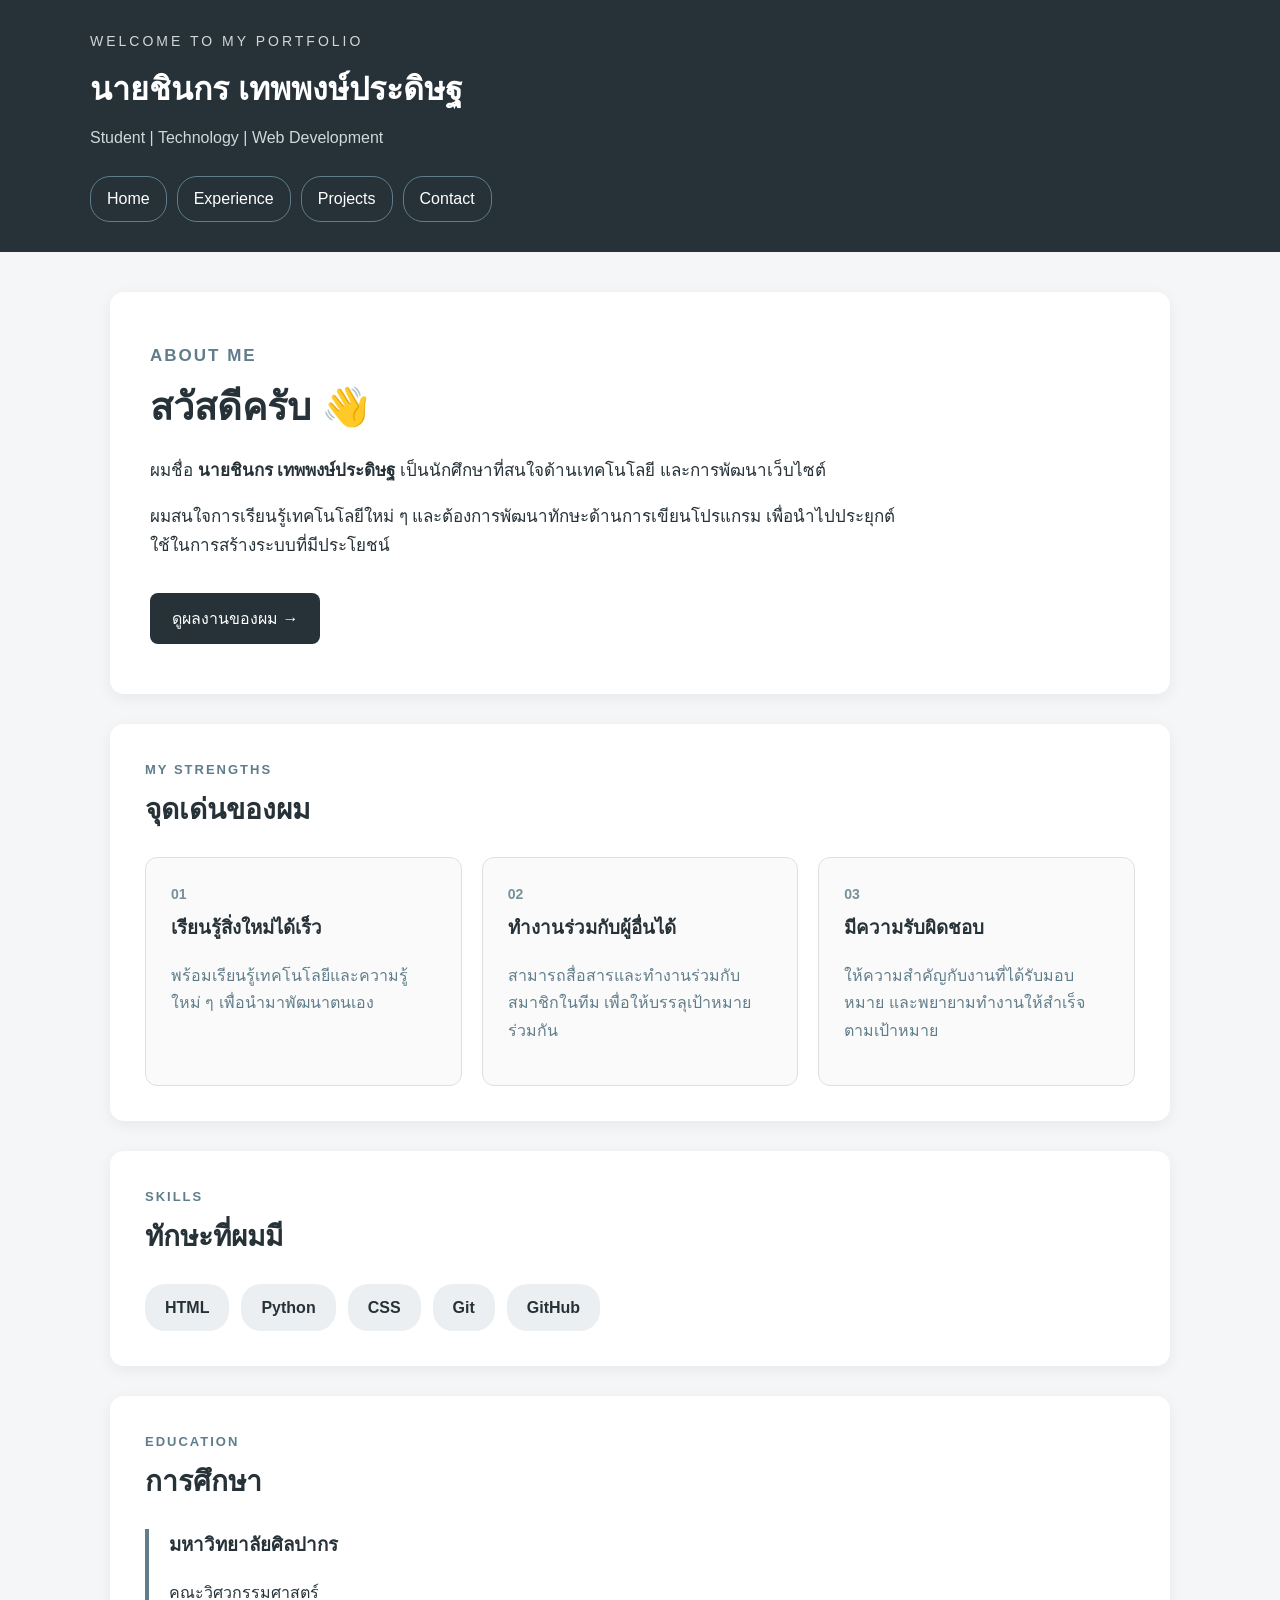
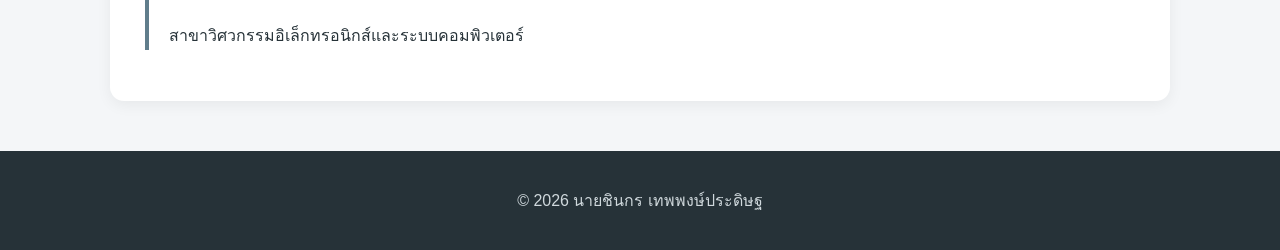
<file: index.html>
<!DOCTYPE html>
<html lang="th">
<head>
    <meta charset="UTF-8">
    <meta name="viewport" content="width=device-width, initial-scale=1.0">

    <title>Chinkorn | Portfolio</title>

    <link rel="stylesheet" href="style.css">
</head>

<body>

    <header>
        <div class="header-content">

            <div>
                <p class="welcome">WELCOME TO MY PORTFOLIO</p>
                <h1>นายชินกร เทพพงษ์ประดิษฐ</h1>
                <p class="subtitle">
                    Student | Technology | Web Development
                </p>
            </div>

            <nav>
                <a href="index.html">Home</a>
                <a href="experience.html">Experience</a>
                <a href="projects.html">Projects</a>
                <a href="contact.html">Contact</a>
            </nav>

        </div>
    </header>


    <main>

        <!-- About Me -->
        <section class="hero-section">

            <div class="hero-text">

                <p class="section-label">ABOUT ME</p>

                <h2>สวัสดีครับ 👋</h2>

                <p>
                    ผมชื่อ <strong>นายชินกร เทพพงษ์ประดิษฐ</strong>
                    เป็นนักศึกษาที่สนใจด้านเทคโนโลยี
                    และการพัฒนาเว็บไซต์
                </p>

                <p>
                    ผมสนใจการเรียนรู้เทคโนโลยีใหม่ ๆ
                    และต้องการพัฒนาทักษะด้านการเขียนโปรแกรม
                    เพื่อนำไปประยุกต์ใช้ในการสร้างระบบที่มีประโยชน์
                </p>

                <a class="main-button" href="projects.html">
                    ดูผลงานของผม →
                </a>

            </div>

        </section>


        <!-- Strengths -->
        <section>

            <p class="section-label">MY STRENGTHS</p>

            <h2>จุดเด่นของผม</h2>

            <div class="cards">

                <article class="info-card">
                    <div class="card-number">01</div>
                    <h3>เรียนรู้สิ่งใหม่ได้เร็ว</h3>
                    <p>
                        พร้อมเรียนรู้เทคโนโลยีและความรู้ใหม่ ๆ
                        เพื่อนำมาพัฒนาตนเอง
                    </p>
                </article>

                <article class="info-card">
                    <div class="card-number">02</div>
                    <h3>ทำงานร่วมกับผู้อื่นได้</h3>
                    <p>
                        สามารถสื่อสารและทำงานร่วมกับสมาชิกในทีม
                        เพื่อให้บรรลุเป้าหมายร่วมกัน
                    </p>
                </article>

                <article class="info-card">
                    <div class="card-number">03</div>
                    <h3>มีความรับผิดชอบ</h3>
                    <p>
                        ให้ความสำคัญกับงานที่ได้รับมอบหมาย
                        และพยายามทำงานให้สำเร็จตามเป้าหมาย
                    </p>
                </article>

            </div>

        </section>


        <!-- Skills -->
        <section>

            <p class="section-label">SKILLS</p>

            <h2>ทักษะที่ผมมี</h2>

            <div class="skills">

                <span>HTML</span>
                <span>Python</span>
                <span>CSS</span>
                <span>Git</span>
                <span>GitHub</span>

            </div>

        </section>


        <!-- Education -->
        <section>

            <p class="section-label">EDUCATION</p>

            <h2>การศึกษา</h2>

            <div class="education-box">

                <h3>มหาวิทยาลัยศิลปากร</h3>

                <p>
                    คณะวิศวกรรมศาสตร์
                </p>

                <p>
                    สาขาวิศวกรรมอิเล็กทรอนิกส์และระบบคอมพิวเตอร์
                </p>

            </div>

        </section>

    </main>


    <footer>
        <p>© 2026 นายชินกร เทพพงษ์ประดิษฐ</p>
    </footer>

</body>
</html>
</file>
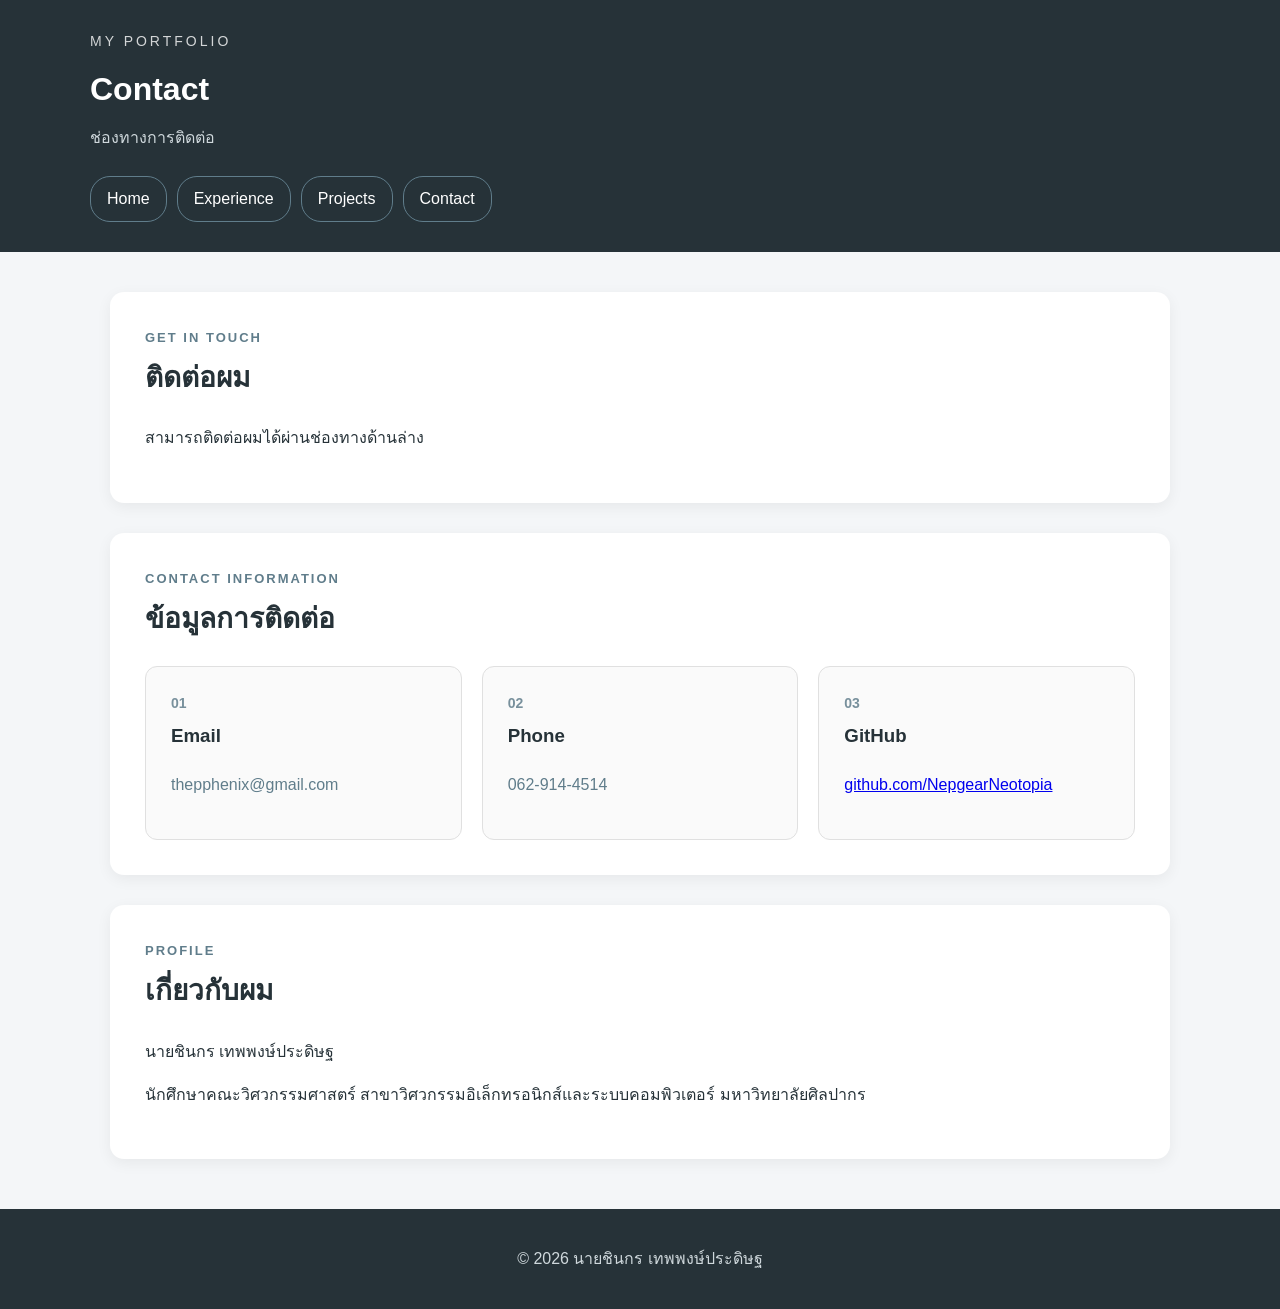
<file: contact.html>
<!DOCTYPE html>
<html lang="th">

<head>
    <meta charset="UTF-8">
    <meta name="viewport" content="width=device-width, initial-scale=1.0">

    <title>Contact | Chinkorn</title>

    <link rel="stylesheet" href="style.css">
</head>

<body>

    <header>
        <div class="header-content">

            <p class="welcome">MY PORTFOLIO</p>

            <h1>Contact</h1>

            <p class="subtitle">
                ช่องทางการติดต่อ
            </p>

            <nav>
                <a href="index.html">Home</a>
                <a href="experience.html">Experience</a>
                <a href="projects.html">Projects</a>
                <a href="contact.html">Contact</a>
            </nav>

        </div>
    </header>


    <main>

        <section>

            <p class="section-label">GET IN TOUCH</p>

            <h2>ติดต่อผม</h2>

            <p>
                สามารถติดต่อผมได้ผ่านช่องทางด้านล่าง
            </p>

        </section>


        <section>

            <p class="section-label">CONTACT INFORMATION</p>

            <h2>ข้อมูลการติดต่อ</h2>

            <div class="cards">

                <article class="info-card">

                    <div class="card-number">01</div>

                    <h3>Email</h3>

                    <p>
                        thepphenix@gmail.com
                    </p>

                </article>


                <article class="info-card">

                    <div class="card-number">02</div>

                    <h3>Phone</h3>

                    <p>
                        062-914-4514
                    </p>

                </article>


                <article class="info-card">

                    <div class="card-number">03</div>

                    <h3>GitHub</h3>

                    <p>
                        <a href="https://github.com/NepgearNeotopia"
                           target="_blank">
                            github.com/NepgearNeotopia
                        </a>
                    </p>

                </article>

            </div>

        </section>


        <section>

            <p class="section-label">PROFILE</p>

            <h2>เกี่ยวกับผม</h2>

            <p>
                นายชินกร เทพพงษ์ประดิษฐ
            </p>

            <p>
                นักศึกษาคณะวิศวกรรมศาสตร์
                สาขาวิศวกรรมอิเล็กทรอนิกส์และระบบคอมพิวเตอร์
                มหาวิทยาลัยศิลปากร
            </p>

        </section>

    </main>


    <footer>
        <p>© 2026 นายชินกร เทพพงษ์ประดิษฐ</p>
    </footer>

</body>

</html>
</file>
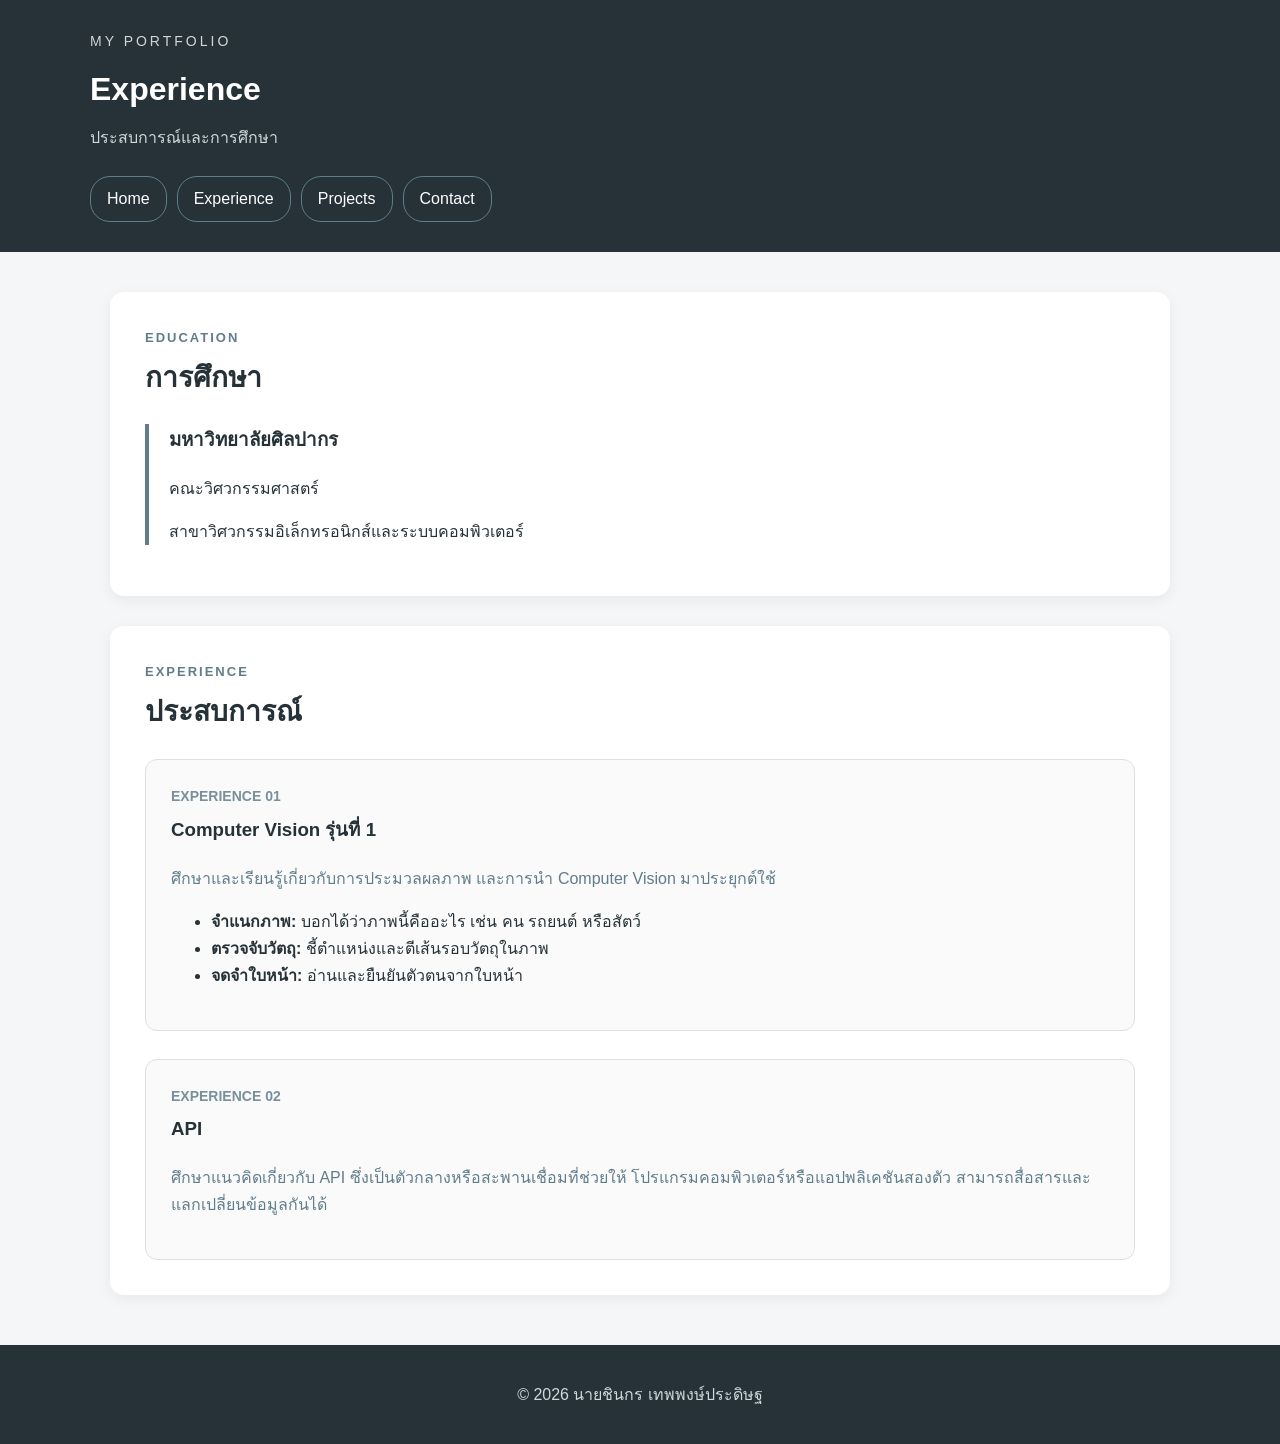
<file: experience.html>
<!DOCTYPE html>
<html lang="th">

<head>
    <meta charset="UTF-8">
    <meta name="viewport" content="width=device-width, initial-scale=1.0">

    <title>Experience | Chinkorn</title>

    <link rel="stylesheet" href="style.css">
</head>

<body>

    <header>
        <div class="header-content">

            <p class="welcome">MY PORTFOLIO</p>

            <h1>Experience</h1>

            <p class="subtitle">
                ประสบการณ์และการศึกษา
            </p>

            <nav>
                <a href="index.html">Home</a>
                <a href="experience.html">Experience</a>
                <a href="projects.html">Projects</a>
                <a href="contact.html">Contact</a>
            </nav>

        </div>
    </header>


    <main>

        <!-- Education -->
        <section>

            <p class="section-label">EDUCATION</p>

            <h2>การศึกษา</h2>

            <div class="education-box">

                <h3>มหาวิทยาลัยศิลปากร</h3>

                <p>
                    คณะวิศวกรรมศาสตร์
                </p>

                <p>
                    สาขาวิศวกรรมอิเล็กทรอนิกส์และระบบคอมพิวเตอร์
                </p>

            </div>

        </section>


        <!-- Experience -->
        <section>

            <p class="section-label">EXPERIENCE</p>

            <h2>ประสบการณ์</h2>


            <article class="info-card">

                <div class="card-number">
                    EXPERIENCE 01
                </div>

                <h3>Computer Vision รุ่นที่ 1</h3>

                <p>
                    ศึกษาและเรียนรู้เกี่ยวกับการประมวลผลภาพ
                    และการนำ Computer Vision มาประยุกต์ใช้
                </p>

                <ul>
                    <li>
                        <strong>จำแนกภาพ:</strong>
                        บอกได้ว่าภาพนี้คืออะไร เช่น คน รถยนต์ หรือสัตว์
                    </li>

                    <li>
                        <strong>ตรวจจับวัตถุ:</strong>
                        ชี้ตำแหน่งและตีเส้นรอบวัตถุในภาพ
                    </li>

                    <li>
                        <strong>จดจำใบหน้า:</strong>
                        อ่านและยืนยันตัวตนจากใบหน้า
                    </li>
                </ul>

            </article>


            <br>


            <article class="info-card">

                <div class="card-number">
                    EXPERIENCE 02
                </div>

                <h3>API</h3>

                <p>
                    ศึกษาแนวคิดเกี่ยวกับ API
                    ซึ่งเป็นตัวกลางหรือสะพานเชื่อมที่ช่วยให้
                    โปรแกรมคอมพิวเตอร์หรือแอปพลิเคชันสองตัว
                    สามารถสื่อสารและแลกเปลี่ยนข้อมูลกันได้
                </p>

            </article>

        </section>

    </main>


    <footer>
        <p>© 2026 นายชินกร เทพพงษ์ประดิษฐ</p>
    </footer>

</body>

</html>
</file>
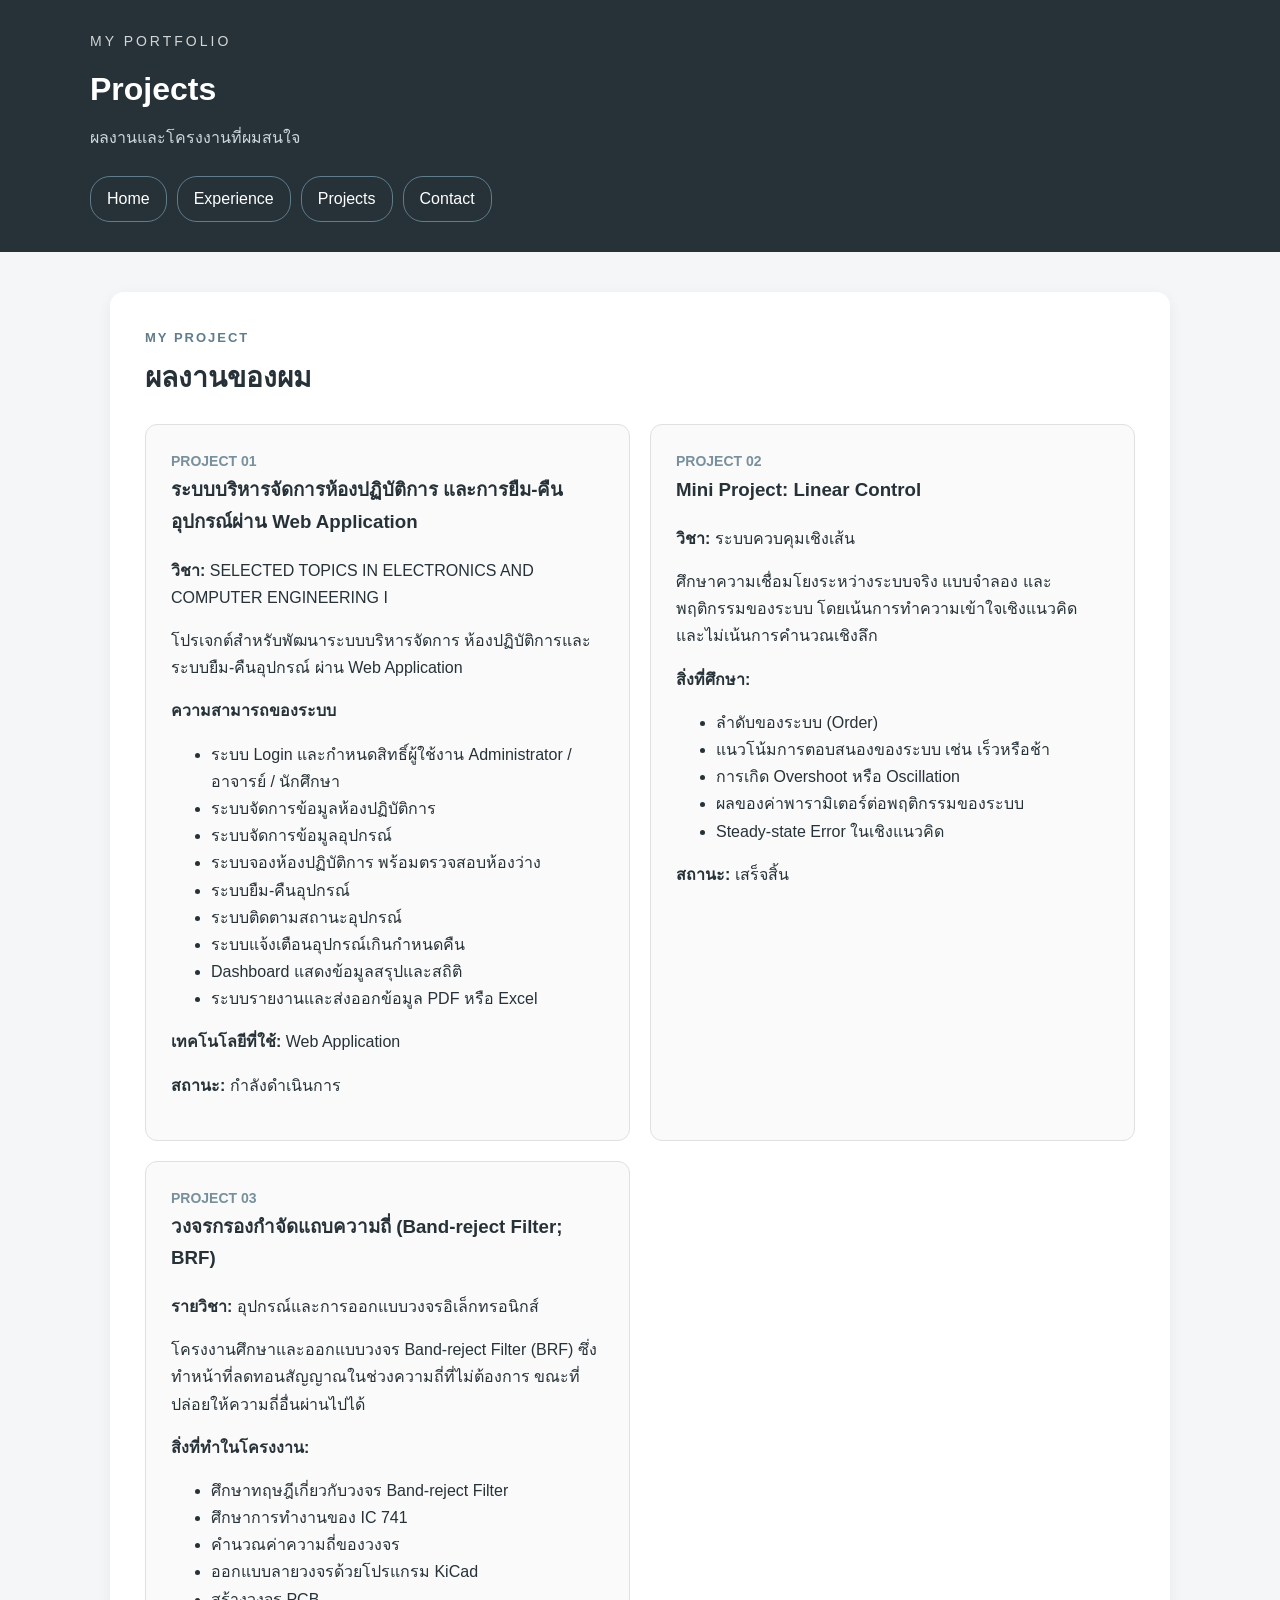
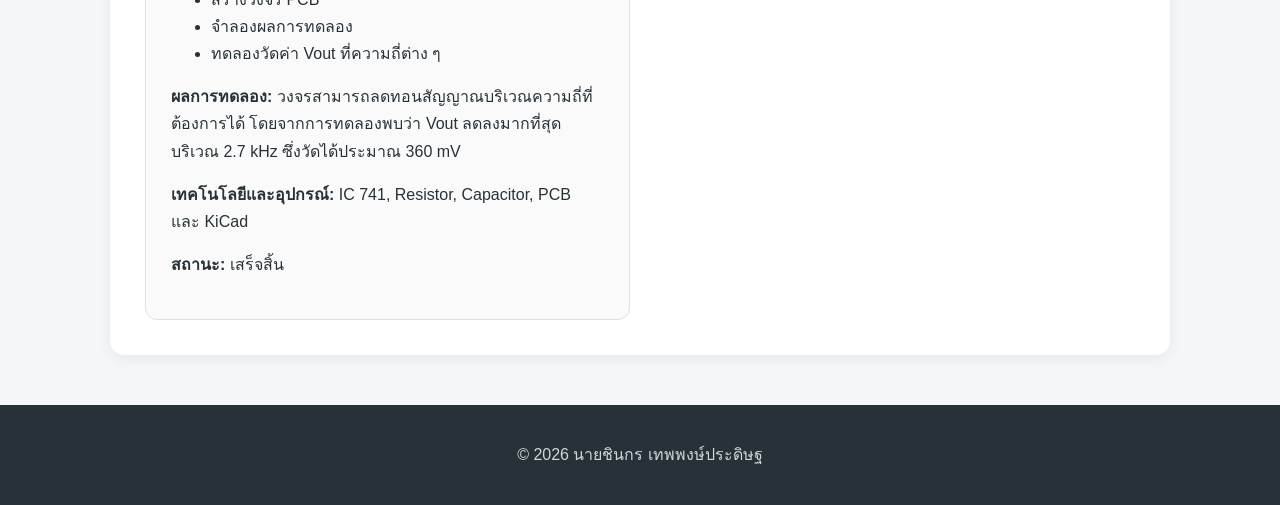
<file: projects.html>
<!DOCTYPE html>
<html lang="th">

<head>
    <meta charset="UTF-8">
    <meta name="viewport" content="width=device-width, initial-scale=1.0">

    <title>Projects | Chinkorn</title>

    <link rel="stylesheet" href="style.css">
</head>

<body>

    <header>
        <div class="header-content">

            <p class="welcome">MY PORTFOLIO</p>

            <h1>Projects</h1>

            <p class="subtitle">
                ผลงานและโครงงานที่ผมสนใจ
            </p>

            <nav>
                <a href="index.html">Home</a>
                <a href="experience.html">Experience</a>
                <a href="projects.html">Projects</a>
                <a href="contact.html">Contact</a>
            </nav>

        </div>
    </header>


    <main>

        <section>

            <p class="section-label">MY PROJECT</p>

            <h2>ผลงานของผม</h2>

            <div class="projects">

                <article class="project-card">

                    <div class="card-number">
                        PROJECT 01
                    </div>

                    <h3>
                        ระบบบริหารจัดการห้องปฏิบัติการ
                        และการยืม-คืนอุปกรณ์ผ่าน Web Application
                    </h3>

                    <p>
                        <strong>วิชา:</strong>
                        SELECTED TOPICS IN ELECTRONICS AND COMPUTER ENGINEERING I
                    </p>

                    <p>
                        โปรเจกต์สำหรับพัฒนาระบบบริหารจัดการ
                        ห้องปฏิบัติการและระบบยืม-คืนอุปกรณ์
                        ผ่าน Web Application
                    </p>

                    <p>
                        <strong>ความสามารถของระบบ</strong>
                    </p>

                    <ul>
                        <li>
                            ระบบ Login และกำหนดสิทธิ์ผู้ใช้งาน
                            Administrator / อาจารย์ / นักศึกษา
                        </li>

                        <li>
                            ระบบจัดการข้อมูลห้องปฏิบัติการ
                        </li>

                        <li>
                            ระบบจัดการข้อมูลอุปกรณ์
                        </li>

                        <li>
                            ระบบจองห้องปฏิบัติการ
                            พร้อมตรวจสอบห้องว่าง
                        </li>

                        <li>
                            ระบบยืม-คืนอุปกรณ์
                        </li>

                        <li>
                            ระบบติดตามสถานะอุปกรณ์
                        </li>

                        <li>
                            ระบบแจ้งเตือนอุปกรณ์เกินกำหนดคืน
                        </li>

                        <li>
                            Dashboard แสดงข้อมูลสรุปและสถิติ
                        </li>

                        <li>
                            ระบบรายงานและส่งออกข้อมูล
                            PDF หรือ Excel
                        </li>
                    </ul>

                    <p>
                        <strong>เทคโนโลยีที่ใช้:</strong>
                        Web Application
                    </p>

                    <p>
                        <strong>สถานะ:</strong>
                        กำลังดำเนินการ
                    </p>

                </article>
                <!-- Project 2 -->
                <article class="project-card">

                     <div class="card-number">
                        PROJECT 02
                     </div>

                    <h3>
                        Mini Project: Linear Control
                    </h3>

                    <p>
                        <strong>วิชา:</strong>
                        ระบบควบคุมเชิงเส้น
                    </p>

                    <p>
                        ศึกษาความเชื่อมโยงระหว่างระบบจริง
                        แบบจำลอง และพฤติกรรมของระบบ
                        โดยเน้นการทำความเข้าใจเชิงแนวคิด
                        และไม่เน้นการคำนวณเชิงลึก
                    </p>

                    <p>
                        <strong>สิ่งที่ศึกษา:</strong>
                    </p>

                    <ul>
                        <li>ลำดับของระบบ (Order)</li>
                        <li>แนวโน้มการตอบสนองของระบบ เช่น เร็วหรือช้า</li>
                        <li>การเกิด Overshoot หรือ Oscillation</li>
                        <li>ผลของค่าพารามิเตอร์ต่อพฤติกรรมของระบบ</li>
                        <li>Steady-state Error ในเชิงแนวคิด</li>
                    </ul>

                    <p>
                        <strong>สถานะ:</strong>
                         เสร็จสิ้น
                    </p>

                </article>
                <!-- Project 3 -->
                <article class="project-card">

                    <div class="card-number">
                        PROJECT 03
                    </div>

                    <h3>
                        วงจรกรองกำจัดแถบความถี่ (Band-reject Filter; BRF)
                    </h3>

                    <p>
                        <strong>รายวิชา:</strong>
                        อุปกรณ์และการออกแบบวงจรอิเล็กทรอนิกส์
                    </p>

                    <p>
                        โครงงานศึกษาและออกแบบวงจร Band-reject Filter (BRF)
                        ซึ่งทำหน้าที่ลดทอนสัญญาณในช่วงความถี่ที่ไม่ต้องการ
                        ขณะที่ปล่อยให้ความถี่อื่นผ่านไปได้
                    </p>

                    <p>
                        <strong>สิ่งที่ทำในโครงงาน:</strong>
                    </p>

                    <ul>
                        <li>ศึกษาทฤษฎีเกี่ยวกับวงจร Band-reject Filter</li>
                        <li>ศึกษาการทำงานของ IC 741</li>
                        <li>คำนวณค่าความถี่ของวงจร</li>
                        <li>ออกแบบลายวงจรด้วยโปรแกรม KiCad</li>
                        <li>สร้างวงจร PCB</li>
                        <li>จำลองผลการทดลอง</li>
                        <li>ทดลองวัดค่า Vout ที่ความถี่ต่าง ๆ</li>
                    </ul>

                        <p>
                            <strong>ผลการทดลอง:</strong>
                            วงจรสามารถลดทอนสัญญาณบริเวณความถี่ที่ต้องการได้
                            โดยจากการทดลองพบว่า Vout ลดลงมากที่สุดบริเวณ
                            2.7 kHz ซึ่งวัดได้ประมาณ 360 mV
                        </p>

                        <p>
                            <strong>เทคโนโลยีและอุปกรณ์:</strong>
                            IC 741, Resistor, Capacitor, PCB และ KiCad
                        </p>

                        <p>
                            <strong>สถานะ:</strong>
                            เสร็จสิ้น
                        </p>

                </article>

            </div>

        </section>

    </main>


    <footer>
        <p>© 2026 นายชินกร เทพพงษ์ประดิษฐ</p>
    </footer>

</body>

</html>
</file>
<file: style.css>
* {
    box-sizing: border-box;
}

html {
    scroll-behavior: smooth;
}

body {
    margin: 0;
    font-family: Arial, sans-serif;
    line-height: 1.7;
    background: #f4f6f8;
    color: #263238;
}


/* =========================
   HEADER
========================= */

header {
    background: #263238;
    color: white;
    padding: 30px 20px;
}

.header-content {
    max-width: 1100px;
    margin: auto;
}

.welcome {
    margin: 0;
    font-size: 14px;
    letter-spacing: 3px;
    opacity: 0.8;
}

header h1 {
    margin: 8px 0;
    font-size: 32px;
}

.subtitle {
    margin: 0 0 25px;
    color: #cfd8dc;
}


/* =========================
   NAVIGATION
========================= */

nav {
    display: flex;
    gap: 10px;
    flex-wrap: wrap;
}

nav a {
    color: white;
    text-decoration: none;
    padding: 8px 16px;
    border: 1px solid #607d8b;
    border-radius: 20px;
    transition: 0.2s;
}

nav a:hover {
    background: white;
    color: #263238;
}


/* =========================
   MAIN
========================= */

main {
    max-width: 1100px;
    margin: 40px auto;
    padding: 0 20px;
}

section {
    background: white;
    padding: 35px;
    margin-bottom: 30px;
    border-radius: 14px;
    box-shadow: 0 4px 15px rgba(0, 0, 0, 0.06);
}

.section-label {
    margin: 0 0 5px;
    font-size: 13px;
    font-weight: bold;
    letter-spacing: 2px;
    color: #607d8b;
}

section h2 {
    margin-top: 0;
    font-size: 28px;
}


/* =========================
   HERO
========================= */

.hero-section {
    padding: 50px 40px;
}

.hero-text {
    max-width: 750px;
}

.hero-text h2 {
    font-size: 38px;
    margin-bottom: 15px;
}

.hero-text p {
    font-size: 17px;
}


/* =========================
   BUTTON
========================= */

.main-button {
    display: inline-block;
    margin-top: 15px;
    padding: 12px 22px;
    background: #263238;
    color: white;
    text-decoration: none;
    border-radius: 8px;
    transition: 0.2s;
}

.main-button:hover {
    background: #455a64;
    transform: translateY(-2px);
}


/* =========================
   CARDS
========================= */

.cards {
    display: grid;
    grid-template-columns: repeat(3, 1fr);
    gap: 20px;
}

.info-card {
    padding: 25px;
    border: 1px solid #e0e0e0;
    border-radius: 12px;
    background: #fafafa;
    transition: 0.2s;
}

.info-card:hover {
    transform: translateY(-4px);
    box-shadow: 0 8px 20px rgba(0, 0, 0, 0.08);
}

.info-card h3 {
    margin-top: 5px;
}

.info-card p {
    color: #607d8b;
}

.card-number {
    font-size: 14px;
    font-weight: bold;
    color: #78909c;
}


/* =========================
   SKILLS
========================= */

.skills {
    display: flex;
    flex-wrap: wrap;
    gap: 12px;
}

.skills span {
    padding: 10px 20px;
    background: #eceff1;
    border-radius: 20px;
    font-weight: bold;
}


/* =========================
   EDUCATION
========================= */

.education-box {
    border-left: 4px solid #607d8b;
    padding-left: 20px;
}

.education-box h3 {
    margin-top: 0;
}


/* =========================
   PROJECTS
========================= */

.projects {
    display: grid;
    grid-template-columns: repeat(2, 1fr);
    gap: 20px;
}

.project-card {
    padding: 25px;
    border: 1px solid #e0e0e0;
    border-radius: 12px;
    background: #fafafa;
}

.project-card h3 {
    margin-top: 0;
}


/* =========================
   FOOTER
========================= */

footer {
    background: #263238;
    color: #cfd8dc;
    text-align: center;
    padding: 20px;
    margin-top: 50px;
}


/* =========================
   MOBILE
========================= */

@media (max-width: 700px) {

    header h1 {
        font-size: 25px;
    }

    nav {
        flex-direction: column;
    }

    nav a {
        text-align: center;
    }

    main {
        margin-top: 20px;
        padding: 0 12px;
    }

    section {
        padding: 25px 20px;
    }

    .hero-section {
        padding: 30px 20px;
    }

    .hero-text h2 {
        font-size: 30px;
    }

    .cards {
        grid-template-columns: 1fr;
    }

    .projects {
        grid-template-columns: 1fr;
    }
}
</file>
